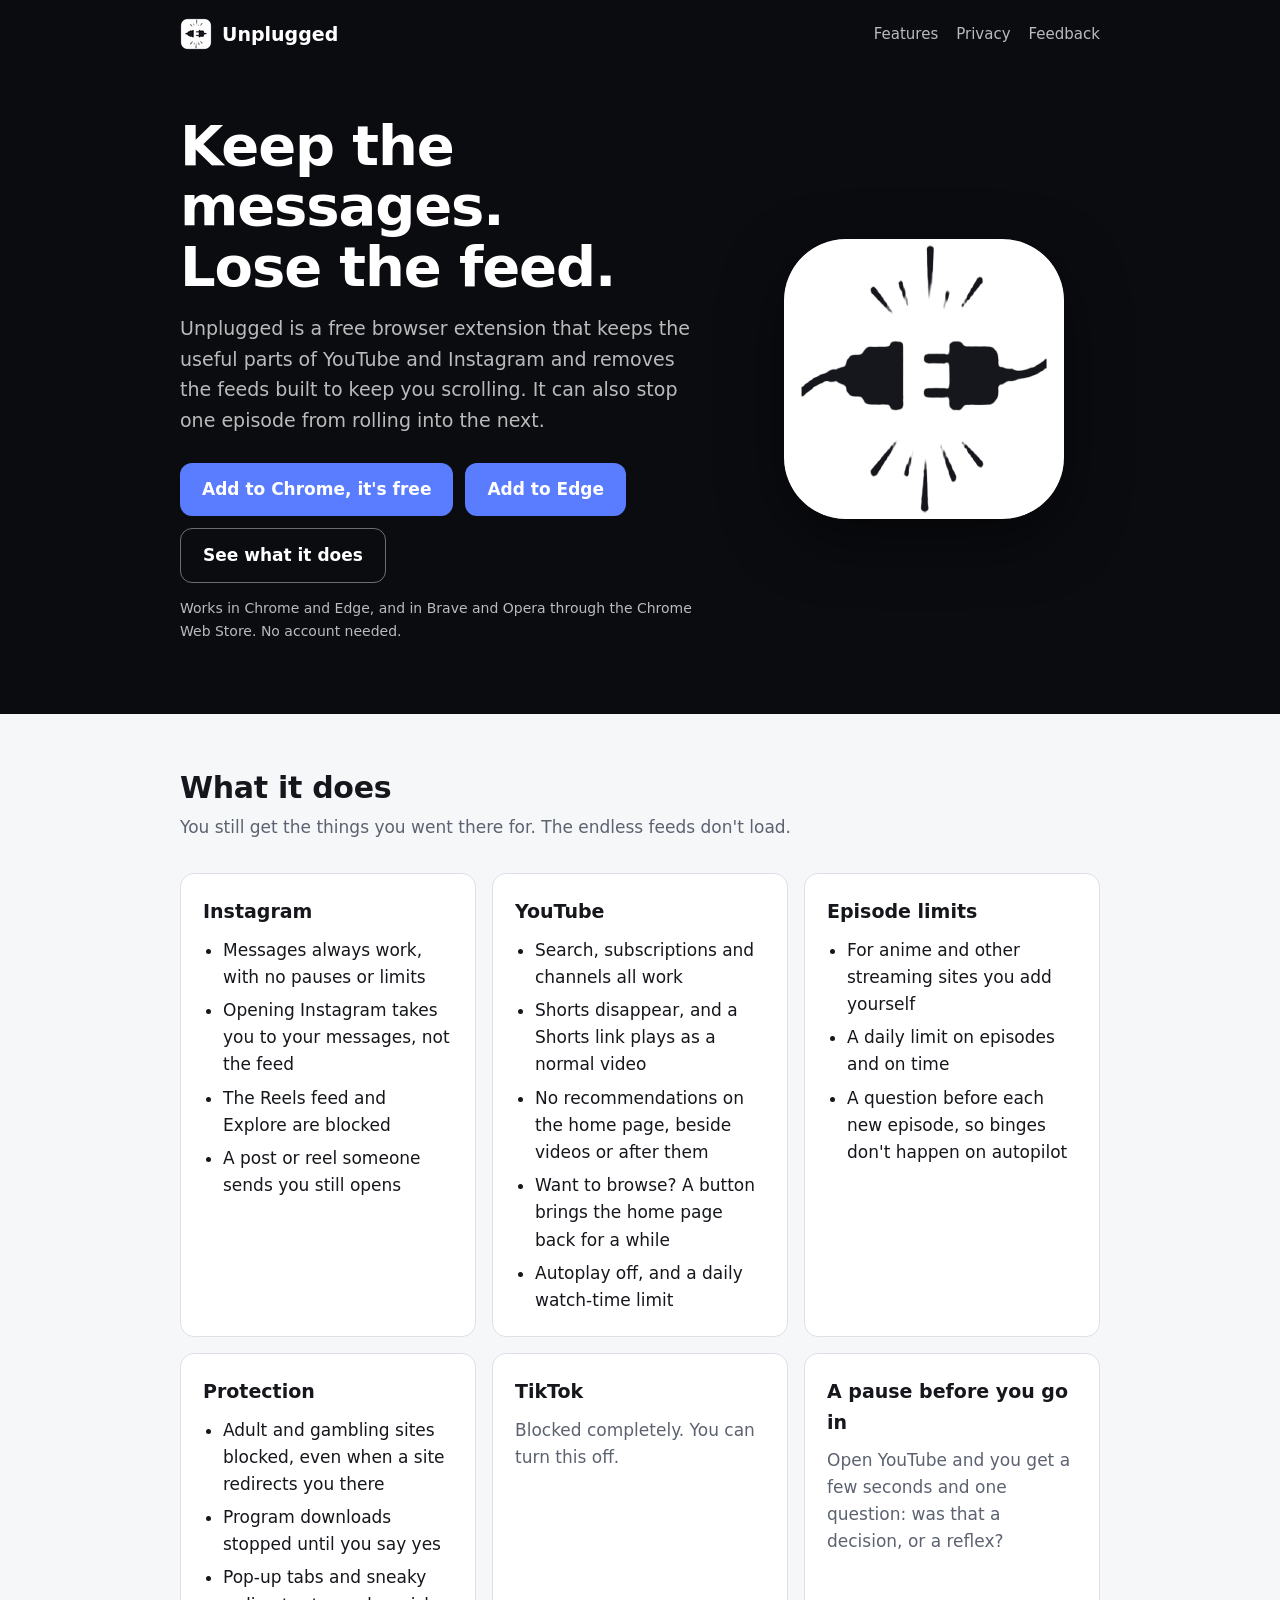
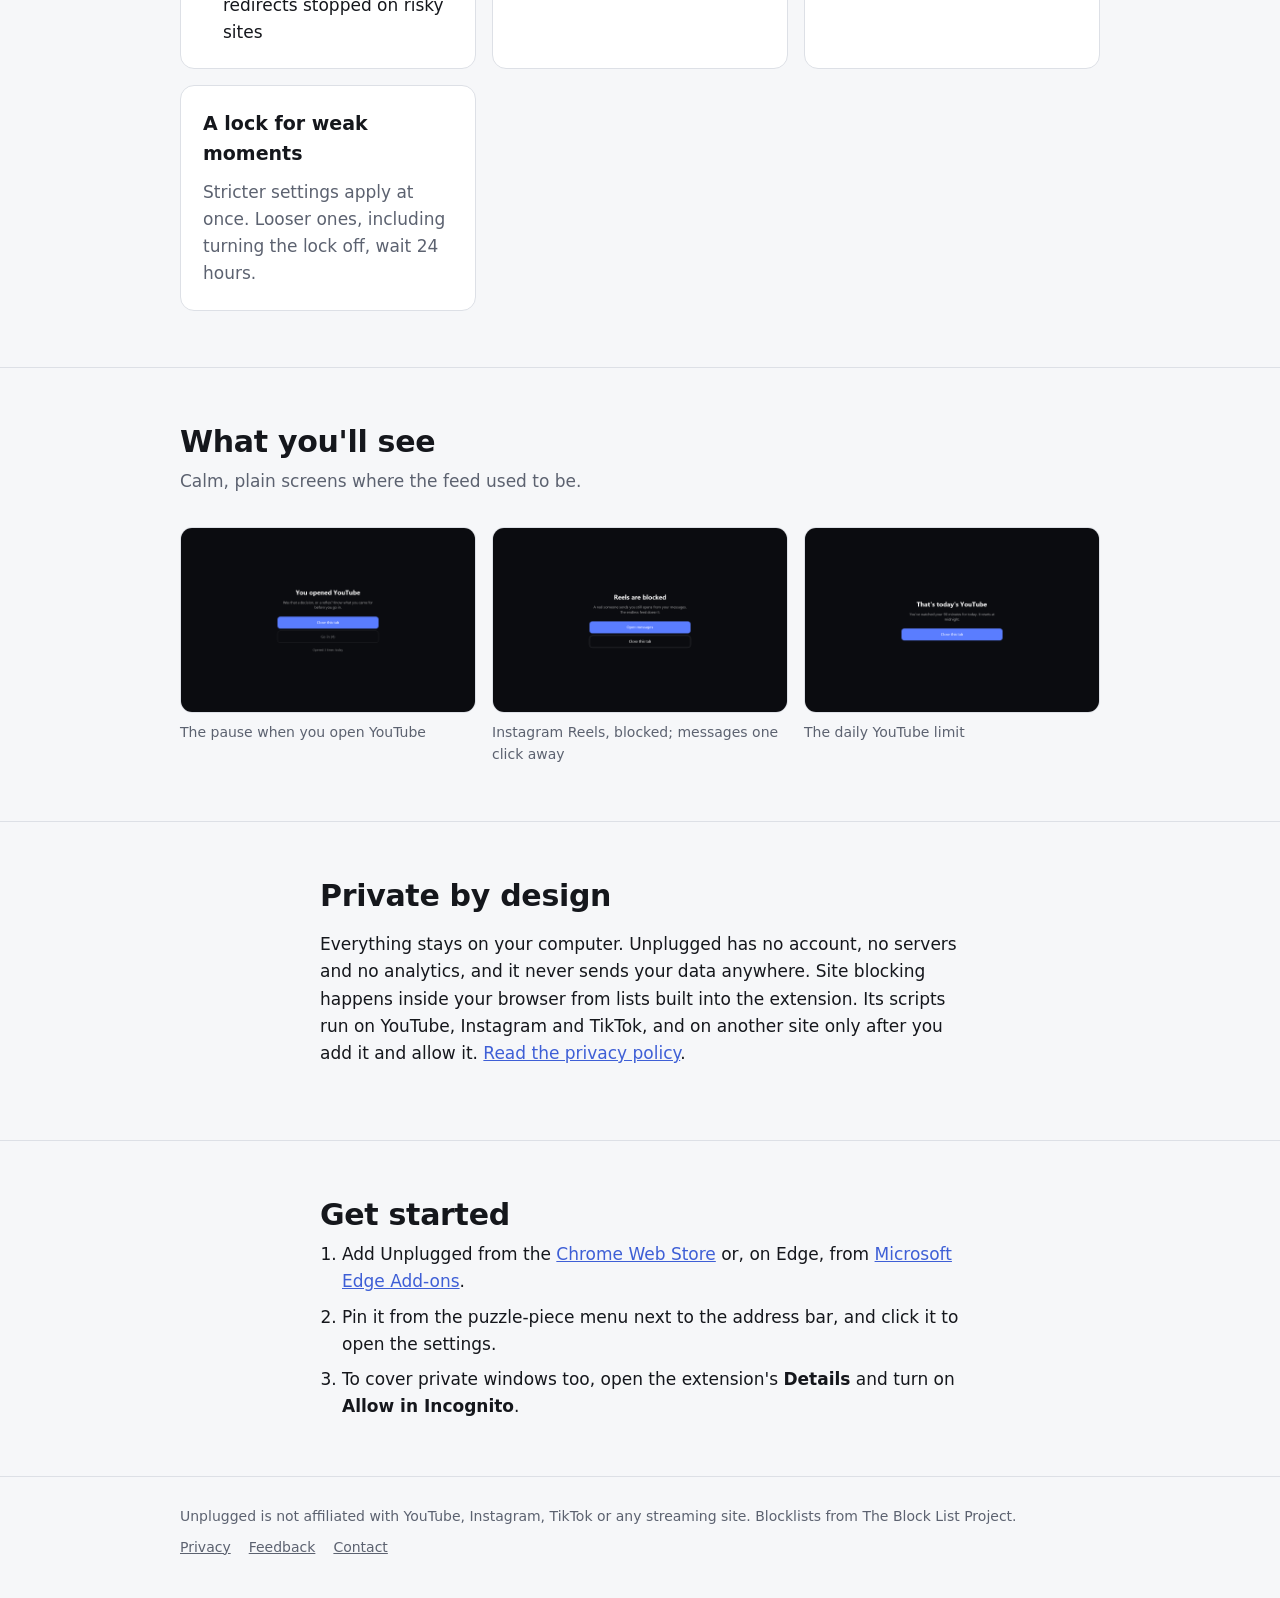
<file: index.html>
<!doctype html>
<html lang="en">
<head>
  <meta charset="utf-8">
  <meta name="viewport" content="width=device-width, initial-scale=1">
  <title>Unplugged: keep the messages, lose the feed</title>
  <meta name="description" content="A free browser extension for Chrome and Edge. Keeps Instagram messages and the YouTube videos you choose, removes the feeds built to keep you scrolling, and limits binge-watching.">
  <link rel="icon" href="images/favicon-32.png">
  <link rel="stylesheet" href="styles.css">
</head>
<body>
  <header class="top">
    <div class="wrap">
      <nav aria-label="Main">
        <a class="brand" href="index.html"><img src="images/favicon-32.png" alt="">Unplugged</a>
        <div class="links">
          <a href="#features">Features</a>
          <a href="privacy.html">Privacy</a>
          <a href="feedback.html">Feedback</a>
        </div>
      </nav>

      <div class="hero">
        <div>
          <h1>Keep the messages.<br>Lose the feed.</h1>
          <p>Unplugged is a free browser extension that keeps the useful parts of YouTube and Instagram and removes the feeds built to keep you scrolling. It can also stop one episode from rolling into the next.</p>
          <div class="cta">
            <a class="button" href="https://chromewebstore.google.com/detail/eoijdcgidkcdkompnmimapkinnhkfabk">Add to Chrome, it's free</a>
            <a class="button" href="https://microsoftedge.microsoft.com/addons/detail/unplugged/jklimkahbjkogeniejanmfclijeolmbo">Add to Edge</a>
            <a class="button ghost" href="#features">See what it does</a>
          </div>
          <span class="small-note">Works in Chrome and Edge, and in Brave and Opera through the Chrome Web Store. No account needed.</span>
        </div>
        <img class="logo" src="images/logo-512.png" width="280" height="280" alt="Unplugged logo: a plug pulled out of its socket">
      </div>
    </div>
  </header>

  <main>
    <section id="features">
      <div class="wrap">
        <h2>What it does</h2>
        <p class="lede">You still get the things you went there for. The endless feeds don't load.</p>
        <div class="cards">
          <article class="card">
            <h3>Instagram</h3>
            <ul>
              <li>Messages always work, with no pauses or limits</li>
              <li>Opening Instagram takes you to your messages, not the feed</li>
              <li>The Reels feed and Explore are blocked</li>
              <li>A post or reel someone sends you still opens</li>
            </ul>
          </article>
          <article class="card">
            <h3>YouTube</h3>
            <ul>
              <li>Search, subscriptions and channels all work</li>
              <li>Shorts disappear, and a Shorts link plays as a normal video</li>
              <li>No recommendations on the home page, beside videos or after them</li>
              <li>Want to browse? A button brings the home page back for a while</li>
              <li>Autoplay off, and a daily watch-time limit</li>
            </ul>
          </article>
          <article class="card">
            <h3>Episode limits</h3>
            <ul>
              <li>For anime and other streaming sites you add yourself</li>
              <li>A daily limit on episodes and on time</li>
              <li>A question before each new episode, so binges don't happen on autopilot</li>
            </ul>
          </article>
          <article class="card">
            <h3>Protection</h3>
            <ul>
              <li>Adult and gambling sites blocked, even when a site redirects you there</li>
              <li>Program downloads stopped until you say yes</li>
              <li>Pop-up tabs and sneaky redirects stopped on risky sites</li>
            </ul>
          </article>
          <article class="card">
            <h3>TikTok</h3>
            <p>Blocked completely. You can turn this off.</p>
          </article>
          <article class="card">
            <h3>A pause before you go in</h3>
            <p>Open YouTube and you get a few seconds and one question: was that a decision, or a reflex?</p>
          </article>
          <article class="card">
            <h3>A lock for weak moments</h3>
            <p>Stricter settings apply at once. Looser ones, including turning the lock off, wait 24 hours.</p>
          </article>
        </div>
      </div>
    </section>

    <section aria-labelledby="look-heading">
      <div class="wrap">
        <h2 id="look-heading">What you'll see</h2>
        <p class="lede">Calm, plain screens where the feed used to be.</p>
        <div class="shots">
          <figure>
            <img src="images/screenshot-1-pause.png" width="1280" height="800" loading="lazy" alt="Screen reading 'You opened YouTube. Was that a decision, or a reflex?' with buttons to close the tab or go in after a countdown">
            <figcaption>The pause when you open YouTube</figcaption>
          </figure>
          <figure>
            <img src="images/screenshot-2-reels-blocked.png" width="1280" height="800" loading="lazy" alt="Screen reading 'Reels are blocked' with buttons to open messages or close the tab">
            <figcaption>Instagram Reels, blocked; messages one click away</figcaption>
          </figure>
          <figure>
            <img src="images/screenshot-3-daily-limit.png" width="1280" height="800" loading="lazy" alt="Screen reading 'That's today's YouTube. You've watched your 90 minutes for today.'">
            <figcaption>The daily YouTube limit</figcaption>
          </figure>
        </div>
      </div>
    </section>

    <section aria-labelledby="private-heading">
      <div class="wrap narrow">
        <h2 id="private-heading">Private by design</h2>
        <p>Everything stays on your computer. Unplugged has no account, no servers and no analytics, and it never sends your data anywhere. Site blocking happens inside your browser from lists built into the extension. Its scripts run on YouTube, Instagram and TikTok, and on another site only after you add it and allow it. <a href="privacy.html">Read the privacy policy</a>.</p>
      </div>
    </section>

    <section aria-labelledby="start-heading">
      <div class="wrap narrow">
        <h2 id="start-heading">Get started</h2>
        <ol class="steps">
          <li>Add Unplugged from the <a href="https://chromewebstore.google.com/detail/eoijdcgidkcdkompnmimapkinnhkfabk">Chrome Web Store</a> or, on Edge, from <a href="https://microsoftedge.microsoft.com/addons/detail/unplugged/jklimkahbjkogeniejanmfclijeolmbo">Microsoft Edge Add-ons</a>.</li>
          <li>Pin it from the puzzle-piece menu next to the address bar, and click it to open the settings.</li>
          <li>To cover private windows too, open the extension's <strong>Details</strong> and turn on <strong>Allow in Incognito</strong>.</li>
        </ol>
      </div>
    </section>
  </main>

  <footer class="bottom">
    <div class="wrap row">
      <span>Unplugged is not affiliated with YouTube, Instagram, TikTok or any streaming site. Blocklists from The Block List Project.</span>
      <nav aria-label="Footer">
        <a href="privacy.html">Privacy</a>
        <a href="feedback.html">Feedback</a>
        <a href="mailto:unplugged965@gmail.com">Contact</a>
      </nav>
    </div>
  </footer>
</body>
</html>
</file>
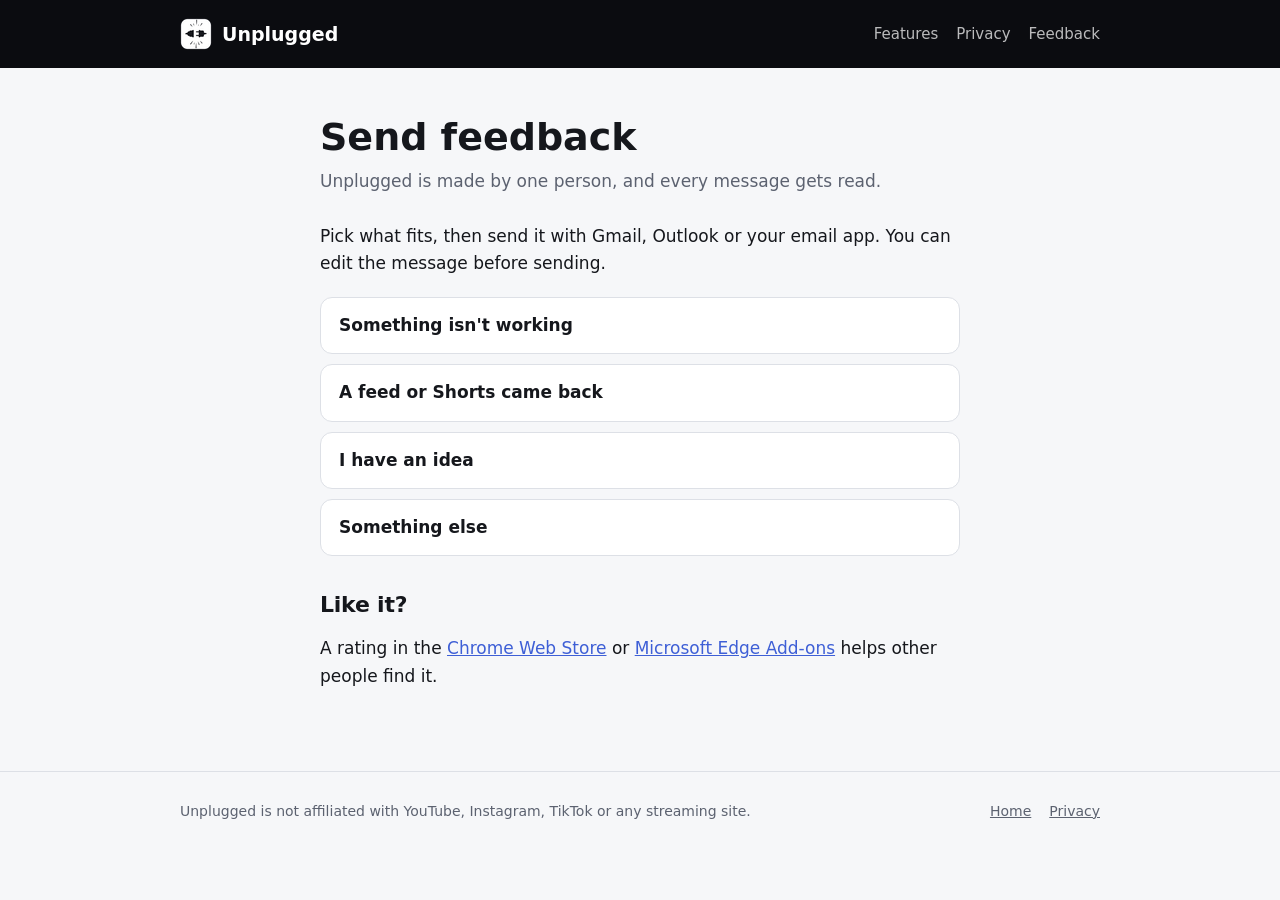
<file: feedback.html>
<!doctype html>
<html lang="en">
<head>
  <meta charset="utf-8">
  <meta name="viewport" content="width=device-width, initial-scale=1">
  <title>Unplugged feedback</title>
  <meta name="description" content="Tell us what works in Unplugged, what doesn't, and what you'd like next.">
  <link rel="icon" href="images/favicon-32.png">
  <link rel="stylesheet" href="styles.css">
</head>
<body>
  <header class="top">
    <div class="wrap">
      <nav aria-label="Main">
        <a class="brand" href="index.html"><img src="images/favicon-32.png" alt="">Unplugged</a>
        <div class="links">
          <a href="index.html#features">Features</a>
          <a href="privacy.html">Privacy</a>
          <a href="feedback.html" aria-current="page">Feedback</a>
        </div>
      </nav>
    </div>
  </header>

  <main class="wrap narrow page">
    <h1>Send feedback</h1>
    <p class="updated">Unplugged is made by one person, and every message gets read.</p>

    <p>Pick what fits, then send it with Gmail, Outlook or your email app. You can edit the message before sending.</p>
    <div class="choices">
      <a href="mailto:unplugged965@gmail.com?subject=Unplugged%3A%20something%20isn't%20working&amp;body=What%20happened%3A%0A%0AWhich%20site%20(and%20the%20page%20address%2C%20if%20you%20can)%3A%0A%0ABrowser%3A%20">Something isn't working</a>
      <a href="mailto:unplugged965@gmail.com?subject=Unplugged%3A%20a%20feed%20came%20back&amp;body=Which%20site%20and%20what%20came%20back%20(for%20example%20Shorts%20on%20the%20YouTube%20home%20page)%3A%0A%0A">A feed or Shorts came back</a>
      <a href="mailto:unplugged965@gmail.com?subject=Unplugged%3A%20idea&amp;body=I'd%20like%20Unplugged%20to%3A%0A%0A">I have an idea</a>
      <a href="mailto:unplugged965@gmail.com?subject=Unplugged%3A%20feedback">Something else</a>
    </div>

    <h2>Like it?</h2>
    <p>A rating in the <a href="https://chromewebstore.google.com/detail/eoijdcgidkcdkompnmimapkinnhkfabk/reviews">Chrome Web Store</a> or <a href="https://microsoftedge.microsoft.com/addons/detail/unplugged/jklimkahbjkogeniejanmfclijeolmbo">Microsoft Edge Add-ons</a> helps other people find it.</p>
  </main>
  <script src="mail.js"></script>

  <footer class="bottom">
    <div class="wrap row">
      <span>Unplugged is not affiliated with YouTube, Instagram, TikTok or any streaming site.</span>
      <nav aria-label="Footer">
        <a href="index.html">Home</a>
        <a href="privacy.html">Privacy</a>
      </nav>
    </div>
  </footer>
</body>
</html>
</file>
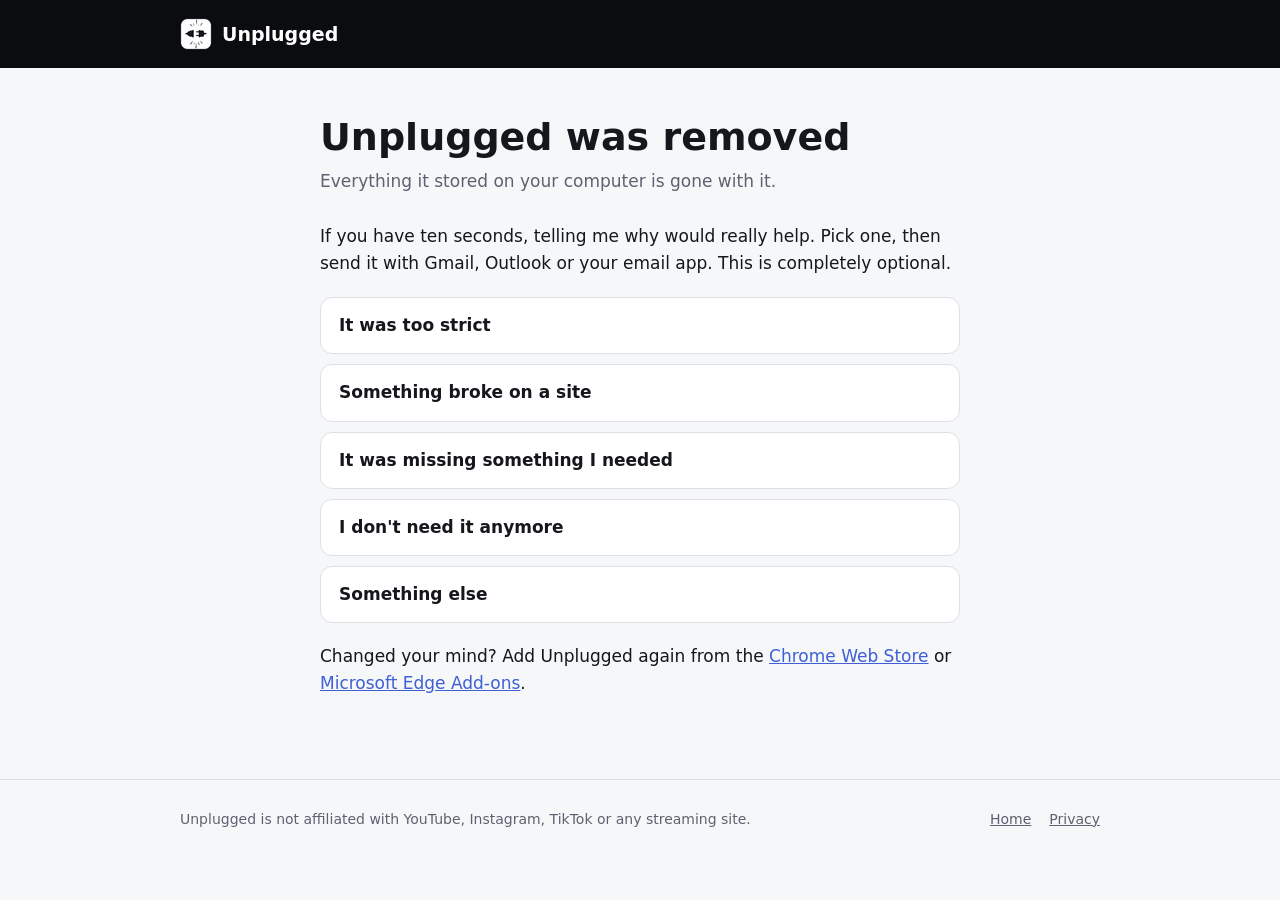
<file: goodbye.html>
<!doctype html>
<html lang="en">
<head>
  <meta charset="utf-8">
  <meta name="viewport" content="width=device-width, initial-scale=1">
  <title>Unplugged was removed</title>
  <meta name="robots" content="noindex">
  <link rel="icon" href="images/favicon-32.png">
  <link rel="stylesheet" href="styles.css">
</head>
<body>
  <header class="top">
    <div class="wrap">
      <nav aria-label="Main">
        <a class="brand" href="index.html"><img src="images/favicon-32.png" alt="">Unplugged</a>
      </nav>
    </div>
  </header>

  <main class="wrap narrow page">
    <h1>Unplugged was removed</h1>
    <p class="updated">Everything it stored on your computer is gone with it.</p>

    <p>If you have ten seconds, telling me why would really help. Pick one, then send it with Gmail, Outlook or your email app. This is completely optional.</p>
    <div class="choices">
      <a href="mailto:unplugged965@gmail.com?subject=Uninstalled%3A%20too%20strict">It was too strict</a>
      <a href="mailto:unplugged965@gmail.com?subject=Uninstalled%3A%20something%20broke&amp;body=What%20broke%3A%0A%0A">Something broke on a site</a>
      <a href="mailto:unplugged965@gmail.com?subject=Uninstalled%3A%20missing%20a%20feature&amp;body=I%20needed%3A%0A%0A">It was missing something I needed</a>
      <a href="mailto:unplugged965@gmail.com?subject=Uninstalled%3A%20done%20with%20it">I don't need it anymore</a>
      <a href="mailto:unplugged965@gmail.com?subject=Uninstalled%3A%20other">Something else</a>
    </div>

    <p>Changed your mind? Add Unplugged again from the <a href="https://chromewebstore.google.com/detail/eoijdcgidkcdkompnmimapkinnhkfabk">Chrome Web Store</a> or <a href="https://microsoftedge.microsoft.com/addons/detail/unplugged/jklimkahbjkogeniejanmfclijeolmbo">Microsoft Edge Add-ons</a>.</p>
  </main>
  <script src="mail.js"></script>

  <footer class="bottom">
    <div class="wrap row">
      <span>Unplugged is not affiliated with YouTube, Instagram, TikTok or any streaming site.</span>
      <nav aria-label="Footer">
        <a href="index.html">Home</a>
        <a href="privacy.html">Privacy</a>
      </nav>
    </div>
  </footer>
</body>
</html>
</file>
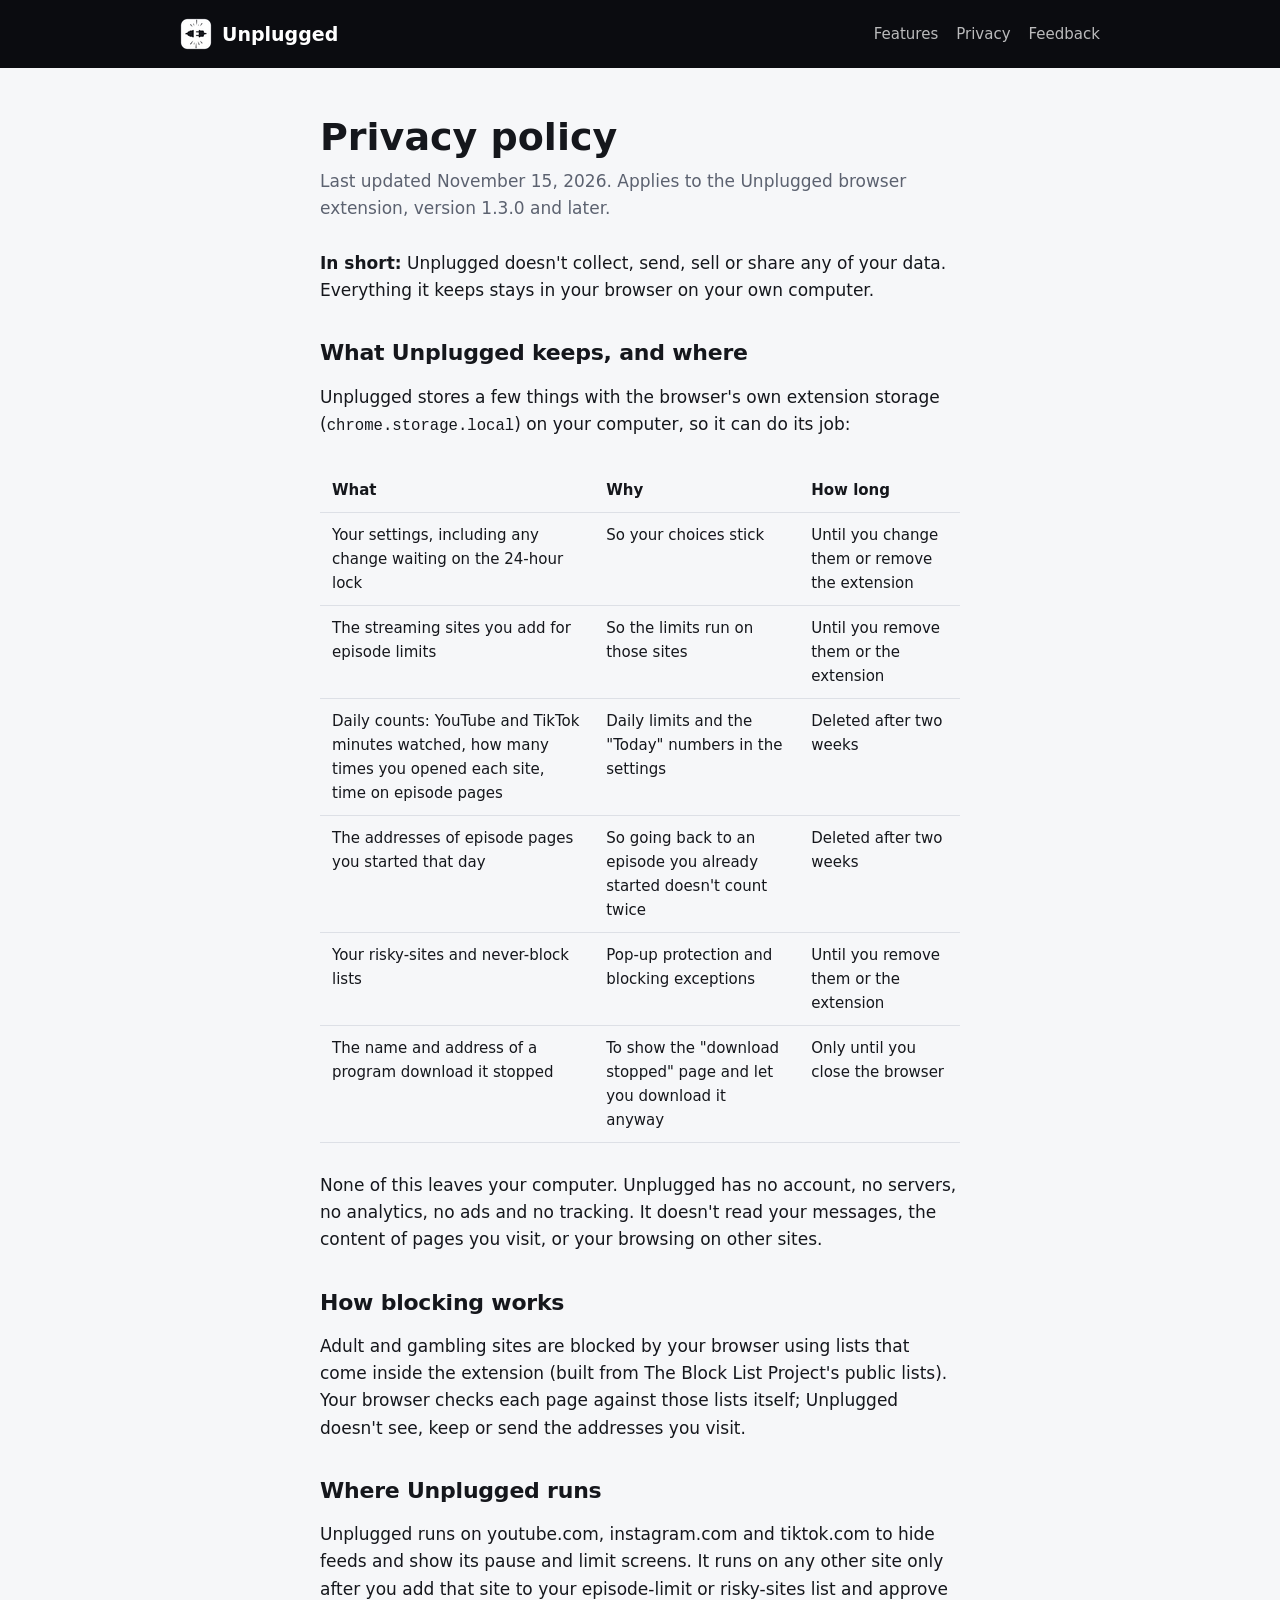
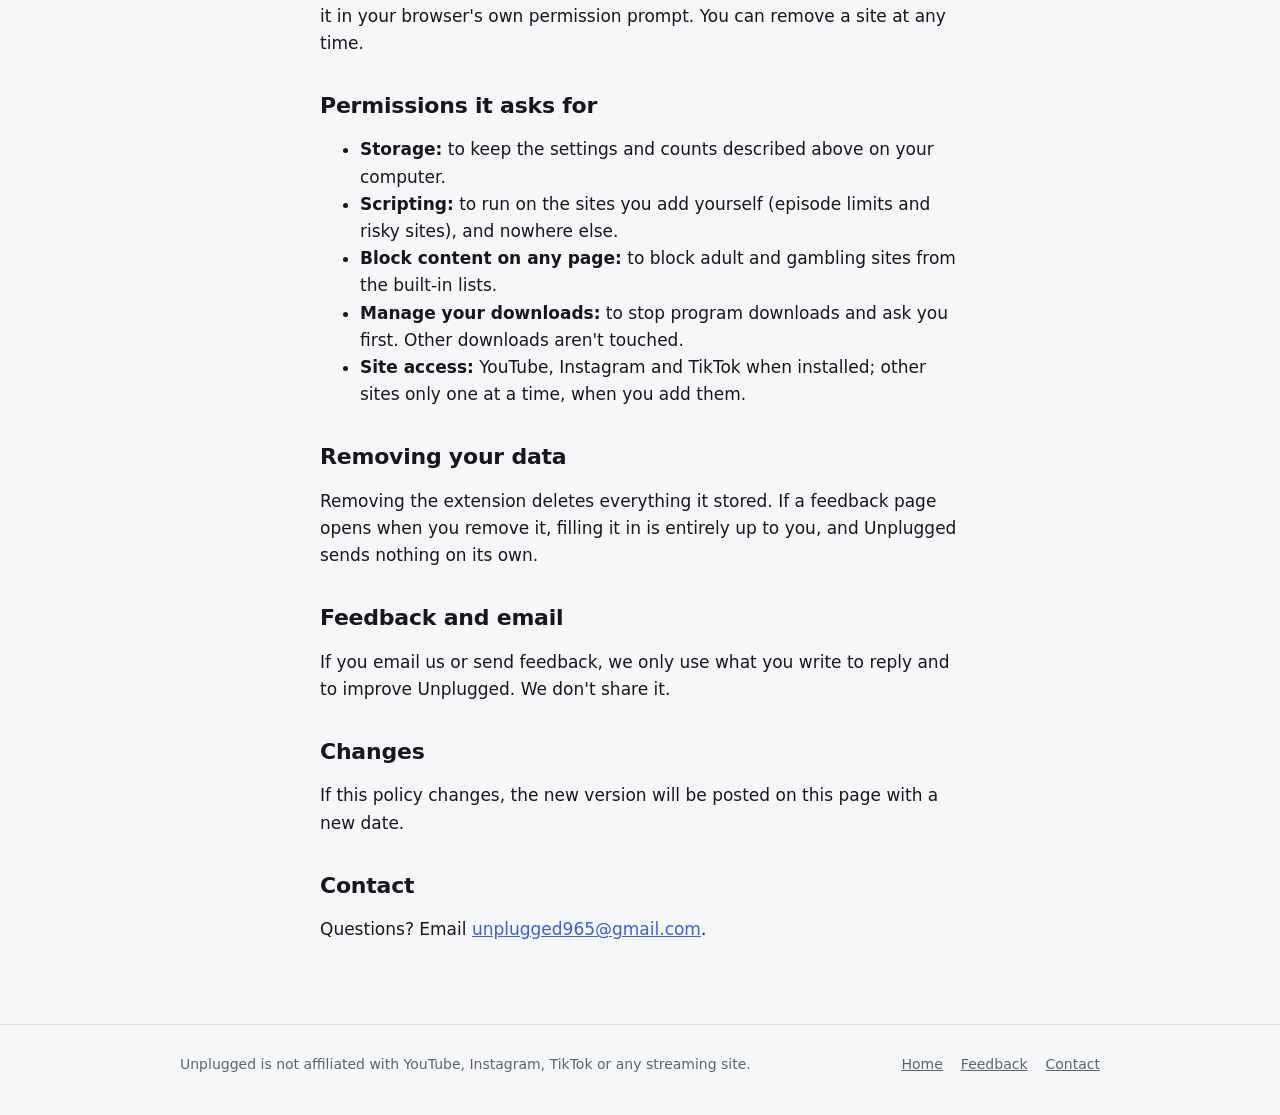
<file: privacy.html>
<!doctype html>
<html lang="en">
<head>
  <meta charset="utf-8">
  <meta name="viewport" content="width=device-width, initial-scale=1">
  <title>Unplugged privacy policy</title>
  <meta name="description" content="Unplugged keeps everything on your computer. No account, no servers, no analytics.">
  <link rel="icon" href="images/favicon-32.png">
  <link rel="stylesheet" href="styles.css">
</head>
<body>
  <header class="top">
    <div class="wrap">
      <nav aria-label="Main">
        <a class="brand" href="index.html"><img src="images/favicon-32.png" alt="">Unplugged</a>
        <div class="links">
          <a href="index.html#features">Features</a>
          <a href="privacy.html" aria-current="page">Privacy</a>
          <a href="feedback.html">Feedback</a>
        </div>
      </nav>
    </div>
  </header>

  <main class="wrap narrow page">
    <h1>Privacy policy</h1>
    <p class="updated">Last updated November 15, 2026. Applies to the Unplugged browser extension, version 1.3.0 and later.</p>

    <p><strong>In short:</strong> Unplugged doesn't collect, send, sell or share any of your data. Everything it keeps stays in your browser on your own computer.</p>

    <h2>What Unplugged keeps, and where</h2>
    <p>Unplugged stores a few things with the browser's own extension storage (<code>chrome.storage.local</code>) on your computer, so it can do its job:</p>
    <div class="table-scroll">
      <table>
        <thead><tr><th>What</th><th>Why</th><th>How long</th></tr></thead>
        <tbody>
          <tr><td>Your settings, including any change waiting on the 24-hour lock</td><td>So your choices stick</td><td>Until you change them or remove the extension</td></tr>
          <tr><td>The streaming sites you add for episode limits</td><td>So the limits run on those sites</td><td>Until you remove them or the extension</td></tr>
          <tr><td>Daily counts: YouTube and TikTok minutes watched, how many times you opened each site, time on episode pages</td><td>Daily limits and the "Today" numbers in the settings</td><td>Deleted after two weeks</td></tr>
          <tr><td>The addresses of episode pages you started that day</td><td>So going back to an episode you already started doesn't count twice</td><td>Deleted after two weeks</td></tr>
          <tr><td>Your risky-sites and never-block lists</td><td>Pop-up protection and blocking exceptions</td><td>Until you remove them or the extension</td></tr>
          <tr><td>The name and address of a program download it stopped</td><td>To show the "download stopped" page and let you download it anyway</td><td>Only until you close the browser</td></tr>
        </tbody>
      </table>
    </div>
    <p>None of this leaves your computer. Unplugged has no account, no servers, no analytics, no ads and no tracking. It doesn't read your messages, the content of pages you visit, or your browsing on other sites.</p>

    <h2>How blocking works</h2>
    <p>Adult and gambling sites are blocked by your browser using lists that come inside the extension (built from The Block List Project's public lists). Your browser checks each page against those lists itself; Unplugged doesn't see, keep or send the addresses you visit.</p>

    <h2>Where Unplugged runs</h2>
    <p>Unplugged runs on youtube.com, instagram.com and tiktok.com to hide feeds and show its pause and limit screens. It runs on any other site only after you add that site to your episode-limit or risky-sites list and approve it in your browser's own permission prompt. You can remove a site at any time.</p>

    <h2>Permissions it asks for</h2>
    <ul>
      <li><strong>Storage:</strong> to keep the settings and counts described above on your computer.</li>
      <li><strong>Scripting:</strong> to run on the sites you add yourself (episode limits and risky sites), and nowhere else.</li>
      <li><strong>Block content on any page:</strong> to block adult and gambling sites from the built-in lists.</li>
      <li><strong>Manage your downloads:</strong> to stop program downloads and ask you first. Other downloads aren't touched.</li>
      <li><strong>Site access:</strong> YouTube, Instagram and TikTok when installed; other sites only one at a time, when you add them.</li>
    </ul>

    <h2>Removing your data</h2>
    <p>Removing the extension deletes everything it stored. If a feedback page opens when you remove it, filling it in is entirely up to you, and Unplugged sends nothing on its own.</p>

    <h2>Feedback and email</h2>
    <p>If you email us or send feedback, we only use what you write to reply and to improve Unplugged. We don't share it.</p>

    <h2>Changes</h2>
    <p>If this policy changes, the new version will be posted on this page with a new date.</p>

    <h2>Contact</h2>
    <p>Questions? Email <a href="mailto:unplugged965@gmail.com">unplugged965@gmail.com</a>.</p>
  </main>

  <footer class="bottom">
    <div class="wrap row">
      <span>Unplugged is not affiliated with YouTube, Instagram, TikTok or any streaming site.</span>
      <nav aria-label="Footer">
        <a href="index.html">Home</a>
        <a href="feedback.html">Feedback</a>
        <a href="mailto:unplugged965@gmail.com">Contact</a>
      </nav>
    </div>
  </footer>
</body>
</html>
</file>
<file: styles.css>
:root {
  --bg: #f6f7f9;
  --surface: #ffffff;
  --text: #15171c;
  --muted: #5c6270;
  --border: #dde0e6;
  --accent: #3e5fd6;
  --accent-text: #ffffff;
  --hero-bg: #0b0c10;
  --hero-text: #ffffff;
  --hero-muted: rgba(255, 255, 255, .72);
  color-scheme: light;
}

@media (prefers-color-scheme: dark) {
  :root {
    --bg: #0b0c10;
    --surface: #15171d;
    --text: #eef0f4;
    --muted: #a0a6b3;
    --border: #2a2d36;
    --accent: #6f8cff;
    --accent-text: #0b0c10;
    --hero-bg: #050608;
    color-scheme: dark;
  }
}

* { box-sizing: border-box; }

body {
  margin: 0;
  background: var(--bg);
  color: var(--text);
  font: 17px/1.6 system-ui, -apple-system, "Segoe UI", Roboto, sans-serif;
}

a { color: var(--accent); }
img { max-width: 100%; height: auto; }

.wrap { max-width: 960px; margin: 0 auto; padding: 0 20px; }
.narrow { max-width: 680px; }

/* ---- header ---- */
.top {
  background: var(--hero-bg);
  color: var(--hero-text);
}
.top nav {
  display: flex;
  align-items: center;
  justify-content: space-between;
  gap: 16px;
  padding: 18px 0;
}
.brand {
  display: inline-flex;
  align-items: center;
  gap: 10px;
  color: inherit;
  text-decoration: none;
  font-weight: 700;
  font-size: 19px;
}
.brand img { width: 32px; height: 32px; border-radius: 8px; }
.top nav .links { display: flex; gap: 18px; font-size: 15px; }
.top nav .links a { color: var(--hero-muted); text-decoration: none; }
.top nav .links a:hover { color: var(--hero-text); }

/* ---- hero ---- */
.hero { padding: 48px 0 72px; display: grid; gap: 40px; align-items: center; grid-template-columns: 1.2fr .8fr; }
.hero h1 { margin: 0 0 16px; font-size: clamp(36px, 6vw, 56px); line-height: 1.08; letter-spacing: -.02em; }
.hero p { margin: 0 0 28px; color: var(--hero-muted); font-size: 19px; max-width: 34em; }
.hero .logo { width: 100%; max-width: 280px; justify-self: center; border-radius: 22%; box-shadow: 0 20px 60px rgba(0, 0, 0, .5); }
.cta { display: flex; flex-wrap: wrap; gap: 12px; }
.button {
  display: inline-block;
  padding: 13px 22px;
  border-radius: 12px;
  font-weight: 600;
  text-decoration: none;
  background: #5a7dff;
  color: #fff;
}
.button:hover { background: #3e5fd6; }
.button.ghost { background: transparent; border: 1px solid rgba(255, 255, 255, .4); }
.button.ghost:hover { background: rgba(255, 255, 255, .08); }
.small-note { display: block; margin-top: 14px; font-size: 14px; color: var(--hero-muted); }

/* ---- sections ---- */
main section { padding: 56px 0; }
main section + section { border-top: 1px solid var(--border); }
h2 { margin: 0 0 8px; font-size: 30px; line-height: 1.2; letter-spacing: -.01em; }
.lede { margin: 0 0 32px; color: var(--muted); max-width: 40em; }

.cards { display: grid; gap: 16px; grid-template-columns: repeat(auto-fit, minmax(260px, 1fr)); }
.card {
  background: var(--surface);
  border: 1px solid var(--border);
  border-radius: 14px;
  padding: 22px;
}
.card h3 { margin: 0 0 10px; font-size: 19px; }
.card ul { margin: 0; padding-left: 20px; }
.card li + li { margin-top: 6px; }
.card p { margin: 0; color: var(--muted); }

.shots { display: grid; gap: 16px; grid-template-columns: repeat(auto-fit, minmax(260px, 1fr)); }
.shots figure { margin: 0; }
.shots img { display: block; border-radius: 12px; border: 1px solid var(--border); }
.shots figcaption { margin-top: 8px; font-size: 14px; color: var(--muted); }

.steps { margin: 0; padding-left: 22px; }
.steps li + li { margin-top: 8px; }

/* ---- plain text pages ---- */
.page { padding-top: 48px; padding-bottom: 64px; }
.page h1 { margin: 0 0 8px; font-size: 38px; line-height: 1.15; }
.page h2 { margin: 36px 0 8px; font-size: 22px; }
.page .updated { color: var(--muted); margin: 0 0 28px; }
.page table { width: 100%; border-collapse: collapse; margin: 12px 0; font-size: 15px; }
.page th, .page td { text-align: left; vertical-align: top; padding: 10px 12px; border-bottom: 1px solid var(--border); }
.page th { font-weight: 600; }
.page code { font-size: .92em; }
.table-scroll { overflow-x: auto; }

.choices { display: grid; gap: 10px; margin: 20px 0; }
.choices a {
  display: block;
  padding: 14px 18px;
  border-radius: 12px;
  border: 1px solid var(--border);
  background: var(--surface);
  color: var(--text);
  text-decoration: none;
  font-weight: 600;
}
.choices a:hover { border-color: var(--accent); }
.choices a[aria-expanded="true"] { border-color: var(--accent); }

/* "Send it with" panel under a feedback choice (mail.js) */
.send-panel {
  margin: -4px 0 6px;
  padding: 16px 18px;
  border: 1px solid var(--accent);
  border-radius: 12px;
  background: var(--surface);
}
.send-title { margin: 0 0 10px; font-weight: 600; }
.send-buttons { display: flex; flex-wrap: wrap; gap: 8px; }
.choices .send-buttons a {
  display: inline-block;
  padding: 9px 16px;
  border-radius: 10px;
  border: 1px solid var(--border);
  background: var(--bg);
  color: var(--text);
  font-weight: 600;
  text-decoration: none;
}
.choices .send-buttons a.send-gmail { background: var(--accent); border-color: var(--accent); color: var(--accent-text); }
.send-copy { margin: 12px 0 0; font-size: 14px; color: var(--muted); overflow-wrap: anywhere; }
.send-copy strong { color: var(--text); user-select: all; }
.send-copy-button {
  margin-left: 6px;
  font: inherit;
  font-weight: 600;
  padding: 4px 10px;
  border-radius: 8px;
  border: 1px solid var(--border);
  background: var(--bg);
  color: var(--text);
  cursor: pointer;
}

/* ---- footer ---- */
footer.bottom { border-top: 1px solid var(--border); padding: 28px 0 40px; font-size: 14px; color: var(--muted); }
footer.bottom .row { display: flex; flex-wrap: wrap; gap: 8px 20px; justify-content: space-between; }
footer.bottom .row nav { display: flex; flex-wrap: wrap; gap: 8px 18px; }
footer.bottom a { color: var(--muted); }

:focus-visible { outline: 2px solid var(--accent); outline-offset: 2px; }

@media (max-width: 720px) {
  .hero { grid-template-columns: 1fr; padding: 24px 0 56px; }
  .hero .logo { max-width: 180px; grid-row: 1; }
  .top nav .links { gap: 14px; }
}

@media (max-width: 480px) {
  .top nav .links a[href$="#features"] { display: none; }
  .page h1 { font-size: 32px; }
}
</file>
